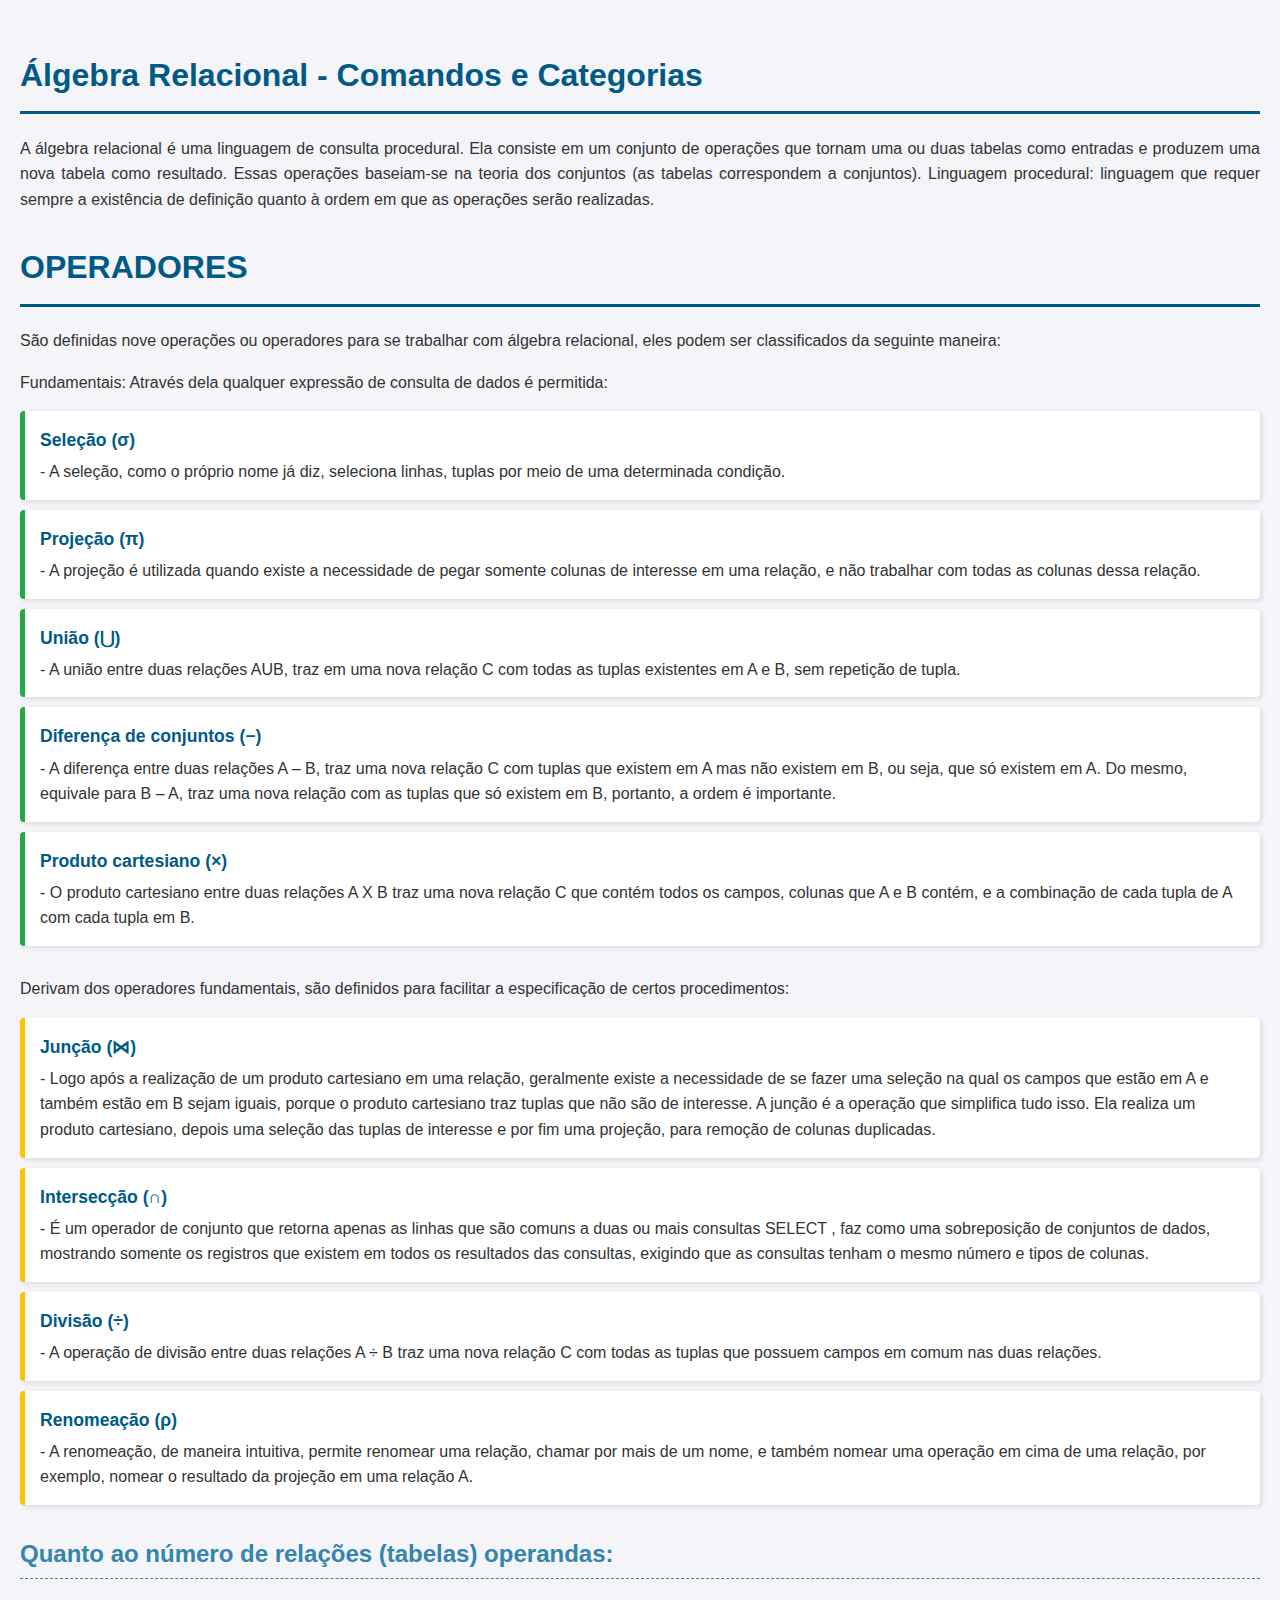
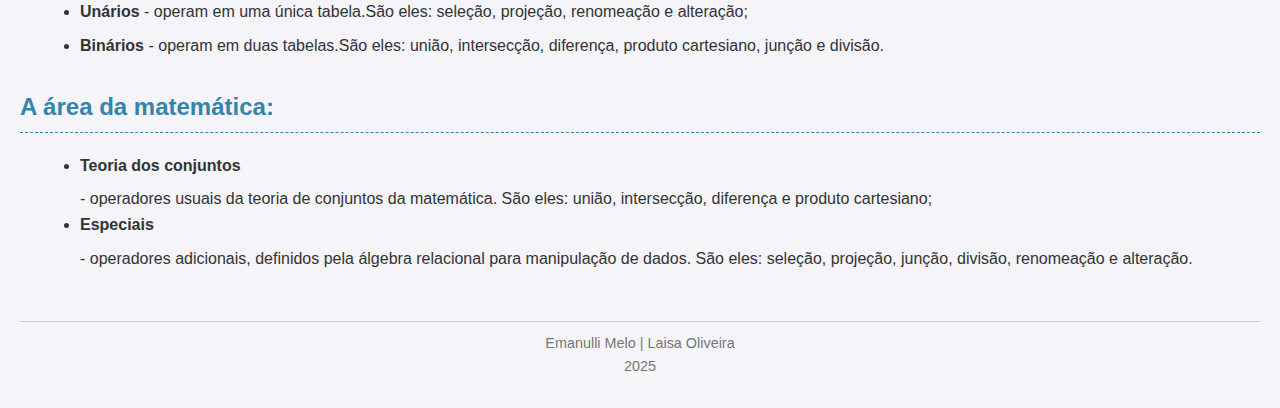
<file: index.html>
<!DOCTYPE html>
<html lang="en">
<head>
    <meta charset="UTF-8">
    <meta name="viewport" content="width=device-width, initial-scale=1.0">
    <title>SQL</title>
    
    <style>
        

        body {
            font-family: 'Arial', sans-serif;
            line-height: 1.6;
            margin: 0;
            padding: 20px;
            background-color: #f4f4f9;
            color: #333;
        }

    

        h1 {
            color: #005a87;
            border-bottom: 3px solid #005a87;
            padding-bottom: 10px;
            margin-top: 30px;
            font-size: 2em;
        }

        h2 {
            color: #3385ad;
            border-bottom: 1px dashed #3385ad;
            padding-bottom: 5px;
            margin-top: 20px;
            font-size: 1.5em;
        }

        

        p {
            margin-bottom: 15px;
            text-align: justify;
        }

        

        .categorias ul {
            list-style-type: none;
            padding: 0;
            margin-bottom: 30px;
        }

        .categorias li {
            background-color: #ffffff;
            margin-bottom: 10px;
            padding: 15px;
            border-left: 5px solid;
            box-shadow: 2px 2px 5px rgba(0, 0, 0, 0.1);
            border-radius: 4px;
        }

    
        .categorias > ul:nth-child(1) li {
            border-left-color: #28a745; 
        }

       
        .categorias > ul:nth-child(3) li {
            border-left-color: #ffc107; /
        }


        .categorias strong {
            color: #005a87;
            font-size: 1.1em;
            display: block;
            margin-bottom: 5px;
        }
.hearder {
    background-color:linear-gradient(135deg, #1e3a8a 0%, #3730a3 50%, #1e40af 100%);
    position: fixed;
    top: 0;
    width: 100%;
    height: 20px;
}
     

        h2 + ul {
            list-style-type: disc;
            margin-left: 20px;
            margin-bottom: 30px;
        }

        h2 + ul li {
            margin-bottom: 8px;
        }

        
        footer {
            margin-top: 50px;
            padding: 10px 0;
            border-top: 1px solid #ccc;
            color: #777;
            text-align: center;
            font-size: 0.9em;
        }
    </style>
    </head>
<body>
    <h1>Álgebra Relacional - Comandos e Categorias</h1>
    <P>A álgebra relacional é uma linguagem de consulta procedural.
     Ela consiste em um conjunto de operações que tornam uma ou duas tabelas como entradas e produzem uma nova tabela como resultado. 
     Essas operações baseiam-se na teoria dos conjuntos (as tabelas correspondem a conjuntos).
     Linguagem procedural: linguagem que requer sempre a existência de definição quanto à ordem em que as operações serão realizadas.</P>
     <h1>OPERADORES</h1>

     <P>São definidas nove operações ou operadores para se trabalhar com álgebra relacional, eles podem ser classificados da seguinte maneira:</P>
     <P>Fundamentais: Através dela qualquer expressão de consulta de dados é permitida:</P>

     <div class="categorias">
        <ul>
            <li>
            <strong>Seleção (σ)</strong> - A seleção, como o próprio nome já diz, seleciona linhas, tuplas por meio de uma determinada condição.</li>
            <li><strong>Projeção (π)</strong> - A projeção é utilizada quando existe a necessidade de pegar somente colunas de interesse em uma relação, e não trabalhar com todas as colunas dessa relação.</li>
            <li><strong>União (⋃)</strong> - A união entre duas relações AUB, traz em uma nova relação C com todas as tuplas existentes em A e B, sem repetição de tupla.</li>
            <li><strong>Diferença de conjuntos (−)</strong> - A diferença entre duas relações A – B, traz uma nova relação C com tuplas que existem em A mas não existem em B, ou seja, que só existem em A. Do mesmo, equivale para B – A, traz uma nova relação com as tuplas que só existem em B, portanto, a ordem é importante.</li>
            <li><strong>Produto cartesiano (×)</strong> - O produto cartesiano entre duas relações A X B traz uma nova relação C que contém todos os campos, colunas que A e B contém, e a combinação de cada tupla de A com cada tupla em B.</li>
        </ul>
        <p>Derivam dos operadores fundamentais, são definidos para facilitar a especificação de certos procedimentos:</p>
        <ul>
            <li><strong>Junção (⋈)</strong> - Logo após a realização de um produto cartesiano em uma relação, geralmente existe a necessidade de se fazer uma seleção na qual os campos que estão em A e também estão em B sejam iguais, porque o produto cartesiano traz tuplas que não são de interesse. A junção é a operação que simplifica tudo isso. Ela realiza um produto cartesiano, depois uma seleção das tuplas de interesse e por fim uma projeção, para remoção de colunas duplicadas.</li>
              <li><strong>Intersecção (∩)</strong> - É um operador de conjunto que retorna apenas as linhas que são comuns a duas ou mais consultas SELECT , faz como uma sobreposição de conjuntos de dados, mostrando somente os registros que existem em todos os resultados das consultas, exigindo que as consultas tenham o mesmo número e tipos de colunas. </li>
              <li><strong>Divisão (÷)</strong> - A operação de divisão entre duas relações A ÷ B traz uma nova relação C com todas as tuplas que possuem campos em comum nas duas relações. </li>
              <li><strong>Renomeação (ρ)</strong> - A renomeação, de maneira intuitiva, permite renomear uma relação, chamar por mais de um nome, e também nomear uma operação em cima de uma relação, por exemplo, nomear o resultado da projeção em uma relação A.

</li>
        </ul>
     </div>
     <h2>Quanto ao número de relações (tabelas) operandas:</h2>
     <ul>
        <li><strong> Unários </strong> - operam em uma única tabela.São eles: seleção, projeção, renomeação e alteração;</li>
        <li><strong>Binários </strong> - operam em duas tabelas.São eles: união, intersecção, diferença, produto cartesiano, junção e divisão.</li>

     </ul>
     <h2>A área da matemática:</h2>
     <ul>
        <li><strong>Teoria dos conjuntos</strong></li> - operadores usuais da teoria de conjuntos da matemática. São eles: união, intersecção, diferença e produto cartesiano;
        <li><strong> Especiais </strong></li> - operadores adicionais, definidos pela álgebra relacional para manipulação de dados. São eles: seleção, projeção, junção, divisão, renomeação e alteração.
     </ul>
<footer>Emanulli Melo | Laisa Oliveira<br> 2025</footer>
</body>
</html>
</file>
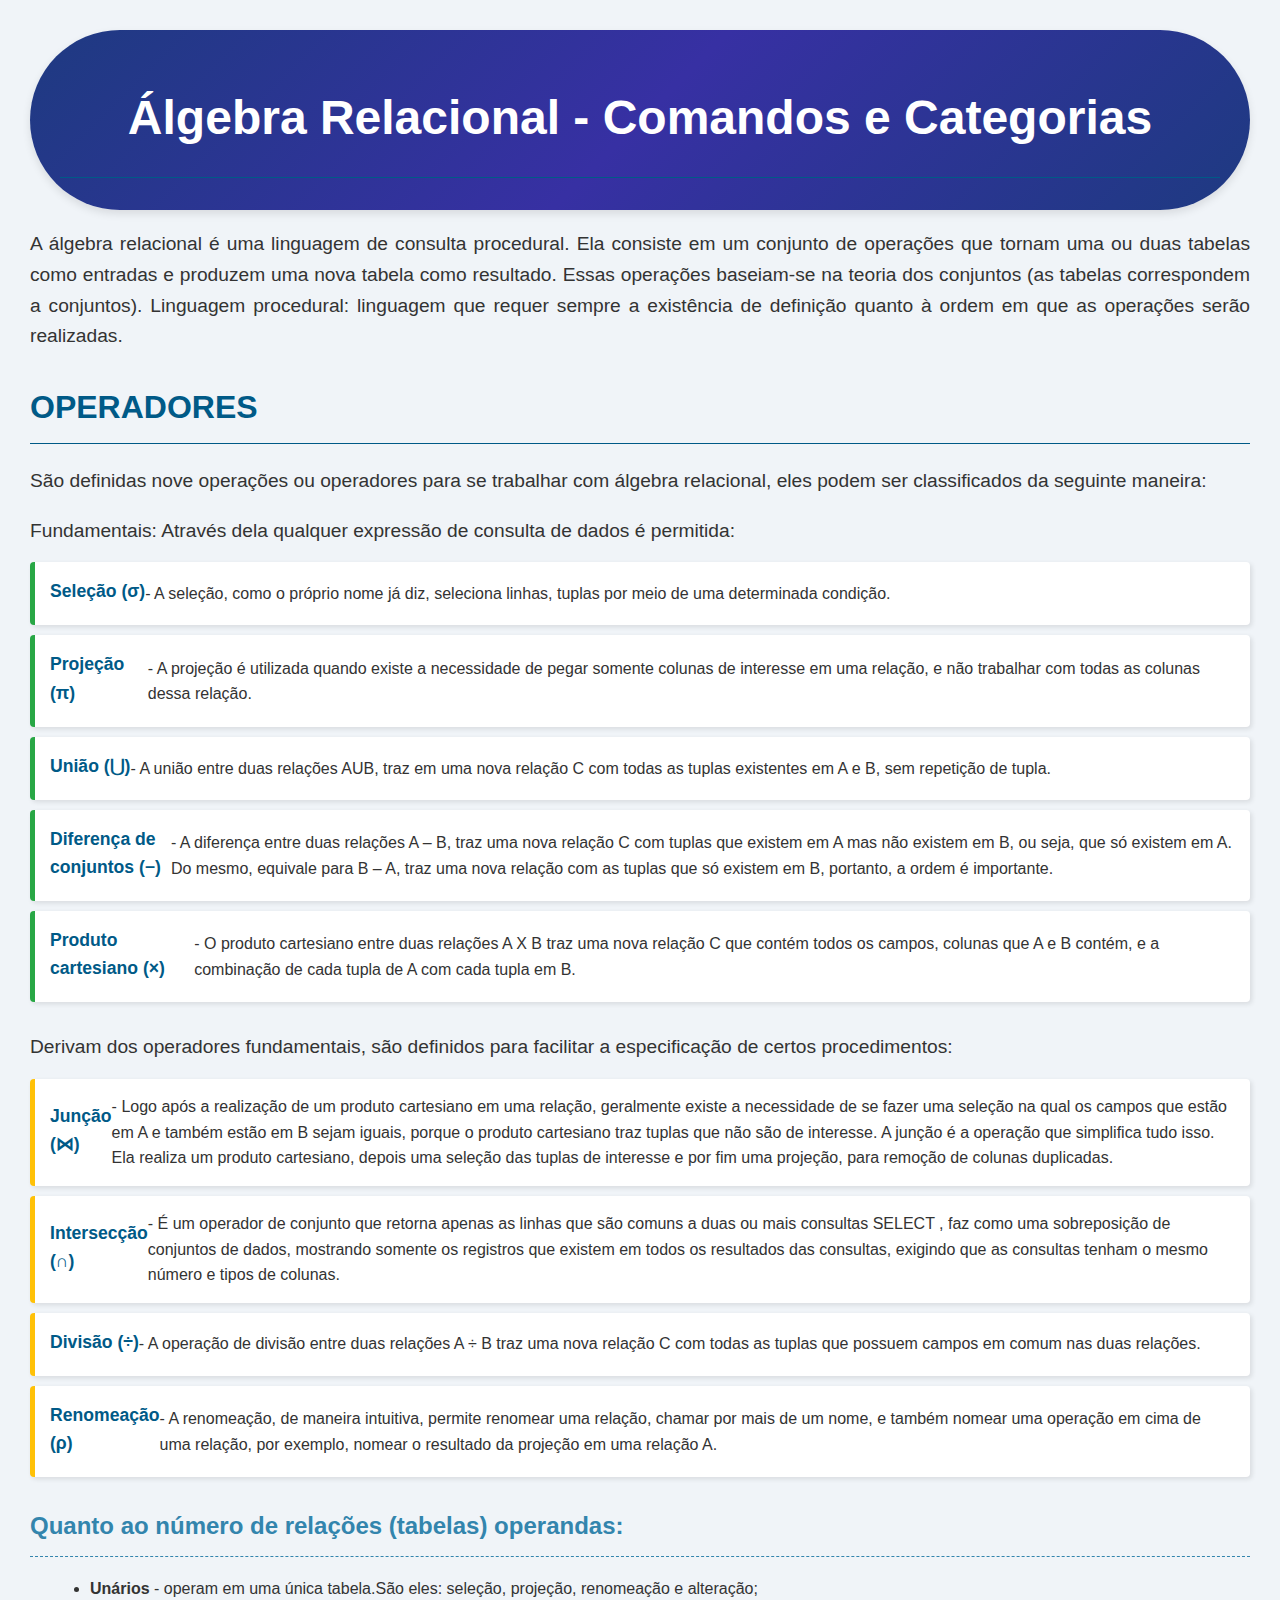
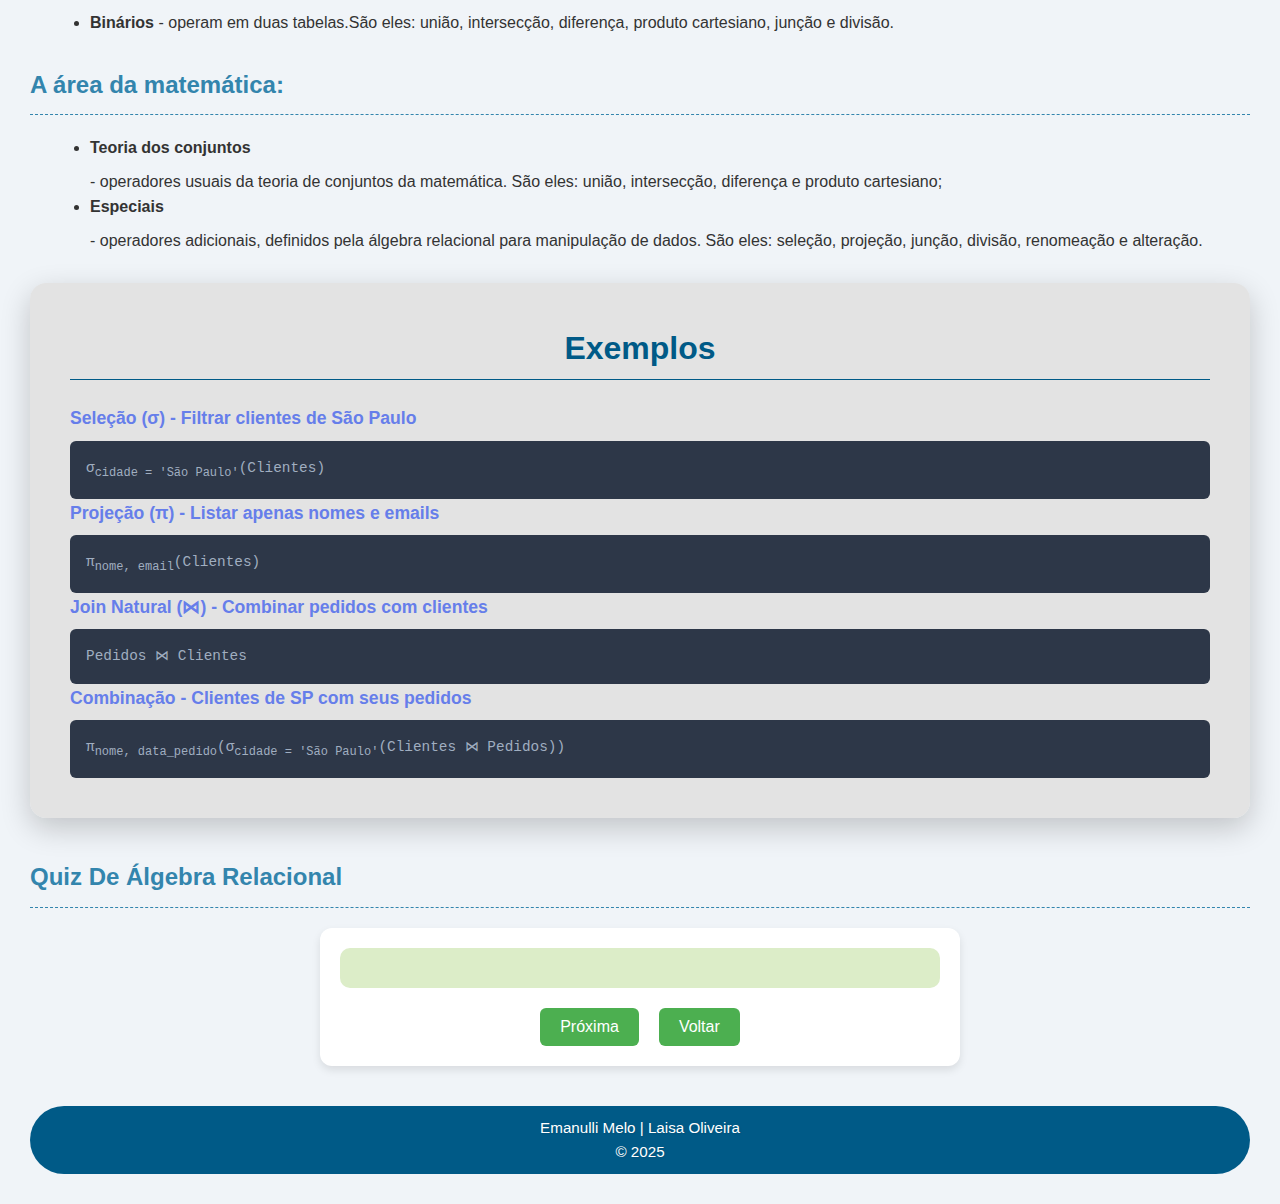
<file: index1.html>
<!DOCTYPE html>
<html lang="PT-BR">
<head>
    <meta charset="UTF-8">
    <meta name="viewport" content="width=device-width, initial-scale=1.0">
    <title>SQL</title>
    <link rel="stylesheet" href="style.css">
    <script src="script.js"></script>
</head>
<body>
    <div class="quadrado_top">
    <h1>Álgebra Relacional - Comandos e Categorias</h1>
   </div>
    <P>A álgebra relacional é uma linguagem de consulta procedural.
     Ela consiste em um conjunto de operações que tornam uma ou duas tabelas como entradas e produzem uma nova tabela como resultado. 
     Essas operações baseiam-se na teoria dos conjuntos (as tabelas correspondem a conjuntos).
     Linguagem procedural: linguagem que requer sempre a existência de definição quanto à ordem em que as operações serão realizadas.</P>
     <h1>OPERADORES</h1>

     <P>São definidas nove operações ou operadores para se trabalhar com álgebra relacional, eles podem ser classificados da seguinte maneira:</P>
     <P>Fundamentais: Através dela qualquer expressão de consulta de dados é permitida:</P>

     <div class="categorias">
        <ul>
            <li>
            <strong>Seleção (σ)</strong> - A seleção, como o próprio nome já diz, seleciona linhas, tuplas por meio de uma determinada condição.</li>
            <li><strong>Projeção (π)</strong> - A projeção é utilizada quando existe a necessidade de pegar somente colunas de interesse em uma relação, e não trabalhar com todas as colunas dessa relação.</li>
            <li><strong>União (⋃)</strong> - A união entre duas relações AUB, traz em uma nova relação C com todas as tuplas existentes em A e B, sem repetição de tupla.</li>
            <li><strong>Diferença de conjuntos (−)</strong> - A diferença entre duas relações A – B, traz uma nova relação C com tuplas que existem em A mas não existem em B, ou seja, que só existem em A. Do mesmo, equivale para B – A, traz uma nova relação com as tuplas que só existem em B, portanto, a ordem é importante.</li>
            <li><strong>Produto cartesiano (×)</strong> - O produto cartesiano entre duas relações A X B traz uma nova relação C que contém todos os campos, colunas que A e B contém, e a combinação de cada tupla de A com cada tupla em B.</li>
        </ul>
        <p>Derivam dos operadores fundamentais, são definidos para facilitar a especificação de certos procedimentos:</p>
        <ul>
            <li><strong>Junção (⋈)</strong> - Logo após a realização de um produto cartesiano em uma relação, geralmente existe a necessidade de se fazer uma seleção na qual os campos que estão em A e também estão em B sejam iguais, porque o produto cartesiano traz tuplas que não são de interesse. A junção é a operação que simplifica tudo isso. Ela realiza um produto cartesiano, depois uma seleção das tuplas de interesse e por fim uma projeção, para remoção de colunas duplicadas.</li>
              <li><strong>Intersecção (∩)</strong> - É um operador de conjunto que retorna apenas as linhas que são comuns a duas ou mais consultas SELECT , faz como uma sobreposição de conjuntos de dados, mostrando somente os registros que existem em todos os resultados das consultas, exigindo que as consultas tenham o mesmo número e tipos de colunas. </li>
              <li><strong>Divisão (÷)</strong> - A operação de divisão entre duas relações A ÷ B traz uma nova relação C com todas as tuplas que possuem campos em comum nas duas relações. </li>
              <li><strong>Renomeação (ρ)</strong> - A renomeação, de maneira intuitiva, permite renomear uma relação, chamar por mais de um nome, e também nomear uma operação em cima de uma relação, por exemplo, nomear o resultado da projeção em uma relação A.

</li>
        </ul>
     </div>
     <h2>Quanto ao número de relações (tabelas) operandas:</h2>
     <ul>
        <li><strong> Unários </strong> - operam em uma única tabela.São eles: seleção, projeção, renomeação e alteração;</li>
        <li><strong>Binários </strong> - operam em duas tabelas.São eles: união, intersecção, diferença, produto cartesiano, junção e divisão.</li>

     </ul>
     <h2>A área da matemática:</h2>
     <ul>
        <li><strong>Teoria dos conjuntos</strong></li> - operadores usuais da teoria de conjuntos da matemática. São eles: união, intersecção, diferença e produto cartesiano;
        <li><strong> Especiais </strong></li> - operadores adicionais, definidos pela álgebra relacional para manipulação de dados. São eles: seleção, projeção, junção, divisão, renomeação e alteração.
     </ul>

     <div class="exemplo">
        <h2>Exemplos</h2>
         <div class="example-box">
       <div class="example-title">
        Seleção (σ) - Filtrar clientes de São Paulo
       </div>
       <div class="example-code">
        σ<sub>cidade = 'São Paulo'</sub>(Clientes)
       </div>
       <div class="example-box">
       <div class="example-title">
        Projeção (π) - Listar apenas nomes e emails
       </div>
       <div class="example-code">
        π<sub>nome, email</sub>(Clientes)
       </div>
      </div>
      <div class="example-box">
       <div class="example-title">
        Join Natural (⋈) - Combinar pedidos com clientes
       </div>
       <div class="example-code">
        Pedidos ⋈ Clientes
       </div>
      </div>
      <div class="example-box">
       <div class="example-title">
        Combinação - Clientes de SP com seus pedidos
       </div>
       <div class="example-code">
        π<sub>nome, data_pedido</sub>(σ<sub>cidade = 'São Paulo'</sub>(Clientes ⋈ Pedidos))
       </div>
      </div>
     </div>
     </div>
     <h2>Quiz De Álgebra Relacional</h2>
     <div class="quiz-container">
  <div id="pergunta" class="pergunta"></div>
  <div id="respostas"></div>
  <div id="resultado"></div>
  <div class="botoes">
    <button onclick="proximaPergunta()">Próxima</button>
    <button onclick="voltarPergunta()">Voltar</button>
  </div>
</div>

<footer>Emanulli Melo | Laisa Oliveira<br> © 2025</footer>
</body>
</html>
</file>
<file: style.css>
body{
    font-family: Arial, Helvetica, sans-serif;
    line-height: 1.6;
    margin: 0;
    padding: 20px;
    background-color: #f4f4f9;
    color: #333;
}
.quadrado_top {
    background: linear-gradient(135deg, #1e3a81 0%, #3730a3 50%, #1e3a81 100%);
    padding: 30px;
    width: 100% auto;
    height: 120px ;
    box-shadow: 0 4px 8px rgba(0, 0, 0, 0.1);
    color: #333;
    border-radius: 7em;

}
 .quadrado_top h1{
    color: #fff;
    margin: 0;
    padding: 20px 0;
    font-family: 'Franklin Gothic Medium', 'Arial Narrow', Arial, serif;
    text-align: center;
    font-size: 3em;
}
 h1{
    color: #005a87;
    border-bottom: 1px solid #005a87;
    padding-bottom: 10px;
    margin-top: 30px;
    font-size: 2em;
 }
 h2 {
    color:#3385ad;
    border-bottom: 1px dashed #3385ad ;
    padding-bottom: 10px ;
    margin-top: 20px;
    font-size: 1.5em;
 }
 p{
    text-align: justify;
    margin-bottom: 15px ;
    font-size: 1.2em;
 }
 
        .categorias ul {
            list-style-type: none;
            padding: 0;
            margin-bottom: 30px;
        }

        .categorias li {
            background-color: #ffffff;
            margin-bottom: 10px;
            padding: 15px;
            border-left: 5px solid;
            box-shadow: 2px 2px 5px rgba(0, 0, 0, 0.1);
            border-radius: 4px;
            cursor: pointer;
            transition: transform 0.4s ease;
            display: flex;
            align-items: center;
        }
        .categorias li:hover{
            transform: scale(1.05);
            box-shadow: 0 8px 16px rgba(0, 0, 0, 0.2);
            background-color: #f0f0f0;
        }
        .categorias > ul:nth-child(1) li {
            border-left-color: #28a745; 
        }

        
        .categorias > ul:nth-child(3) li {
            border-left-color: #ffc107; /
        }
        .categorias strong {
            color: #005a87;
            font-size: 1.1em;
            display: block;
            margin-bottom: 5px;
        }
   .hearder {
    background-color:linear-gradient(135deg, #1e3a8a 0%, #3730a3 50%, #1e40af 100%);
    position: fixed;
    top: 0;
    width: 100%;
    height: 20px;
}

        h2 + ul {
            list-style-type: disc;
            margin-left: 20px;
            margin-bottom: 30px;
        }

        h2 + ul li {
            margin-bottom: 8px;
        }
        footer {
            text-align: center;
            margin-top: 40px;
            padding: 10px;
            background-color: #005a87;
            color: #fff;
            border-radius: 7em ;
            text-shadow: 1px 1px 2px rgba(0, 0, 0, 0.1);
            font-size: 0.95rem;
        }
        .exemplo h2 {
            text-align: center;
            color: #005a87;
            border-bottom: 1px solid #005a87;
            padding-bottom: 5px;
            margin-top: 20px;
            font-size: 2rem;
            margin: 0 0 1.5rem 0;
        }
        .exemplo{
            margin: 2px auto;
            padding: 7px;
            background: rgba(225, 225, 225,0.95);
            border-radius: 16px;
            padding: 2.5rem;
            margin-bottom: 2.5rem;
            box-shadow: 0 10px 30px rgba(0, 0, 0, 0.2);
            animation: fadeIn 1s ease-in-out;
        }
        .exemplo-box {
            background-color: #e9f5fb;
            border: 1px solid #b3bfe6;
            border-radius: 8px;
            padding: 15px;
            margin: 20px 0;
            border-left: 4px solid #3399cc;
        }
         .example-title {
            font-weight: 700;
            color: #667eea;
            margin-bottom: 0.5rem;
            font-size: 1.1rem;
        }
        .example-code {
            font-family: 'Courier New', monospace;
            background: #2d3748;
            color: #a0aec0;
            padding: 1rem;
            border-radius: 6px;
            overflow-x: auto;
            font-size: 0.9rem;
        }
        /*Atividade*/
          body {
    font-family: Arial, Helvetica, sans-serif;
    background-color: #f0f4f8;
    color: #333;
    padding: 30px;
  }
  .quiz-container {
    background-color: #ffffff;
    padding: 20px;
    border-radius: 12px;
    box-shadow: 0 4px 8px rgba(0, 0, 0, 0.1);
    max-width: 600px;
    margin: auto;
  }
  .pergunta {
    background-color: #dcedc8;
    padding: 20px;
    border-radius: 10px;
    margin-bottom: 20px;
    font-size: 18px;
    text-align: center;
    font-weight: bold;
  }
  .resposta {
    margin-bottom: 10px;
    background-color: #e3f2fd;
    padding: 15px;
    border-radius: 10px;
    cursor: pointer;
    border: 2px solid transparent;
    transition: 0.3s;
  }
  .resposta:hover {
    border-color: #64b5f6;
    background-color: #bbdefb;
  }
  .resposta.correta {
    background-color: #c8e6c9;
    border-color: green;
  }
  .resposta.errada {
    background-color: #ffcdd2;
    border-color: red;
  }
  #resultado {
    margin-top: 20px;
    font-weight: bold;
    text-align: center;
  }
  .botoes {
    display: flex;
    justify-content: center;
    gap: 20px;
    margin-top: 20px;
  }
  .botoes button {
    padding: 10px 20px;
    font-size: 16px;
    border-radius: 6px;
    border: none;
    background-color: #4caf50;
    color: white;
    cursor: pointer;
    transition: background-color 0.3s;
  }
  .botoes button:hover {
    background-color: #45a049;
  }
  .botao-reiniciar {
    margin-top: 20px;
    padding: 10px 20px;
    background-color: #2196f3;
    color: white;
    border: none;
    cursor: pointer;
    font-weight: bold;
    border-radius: 4px;
  }
  .botao-reiniciar:hover {
    background-color: #218838;
  }
</file>
